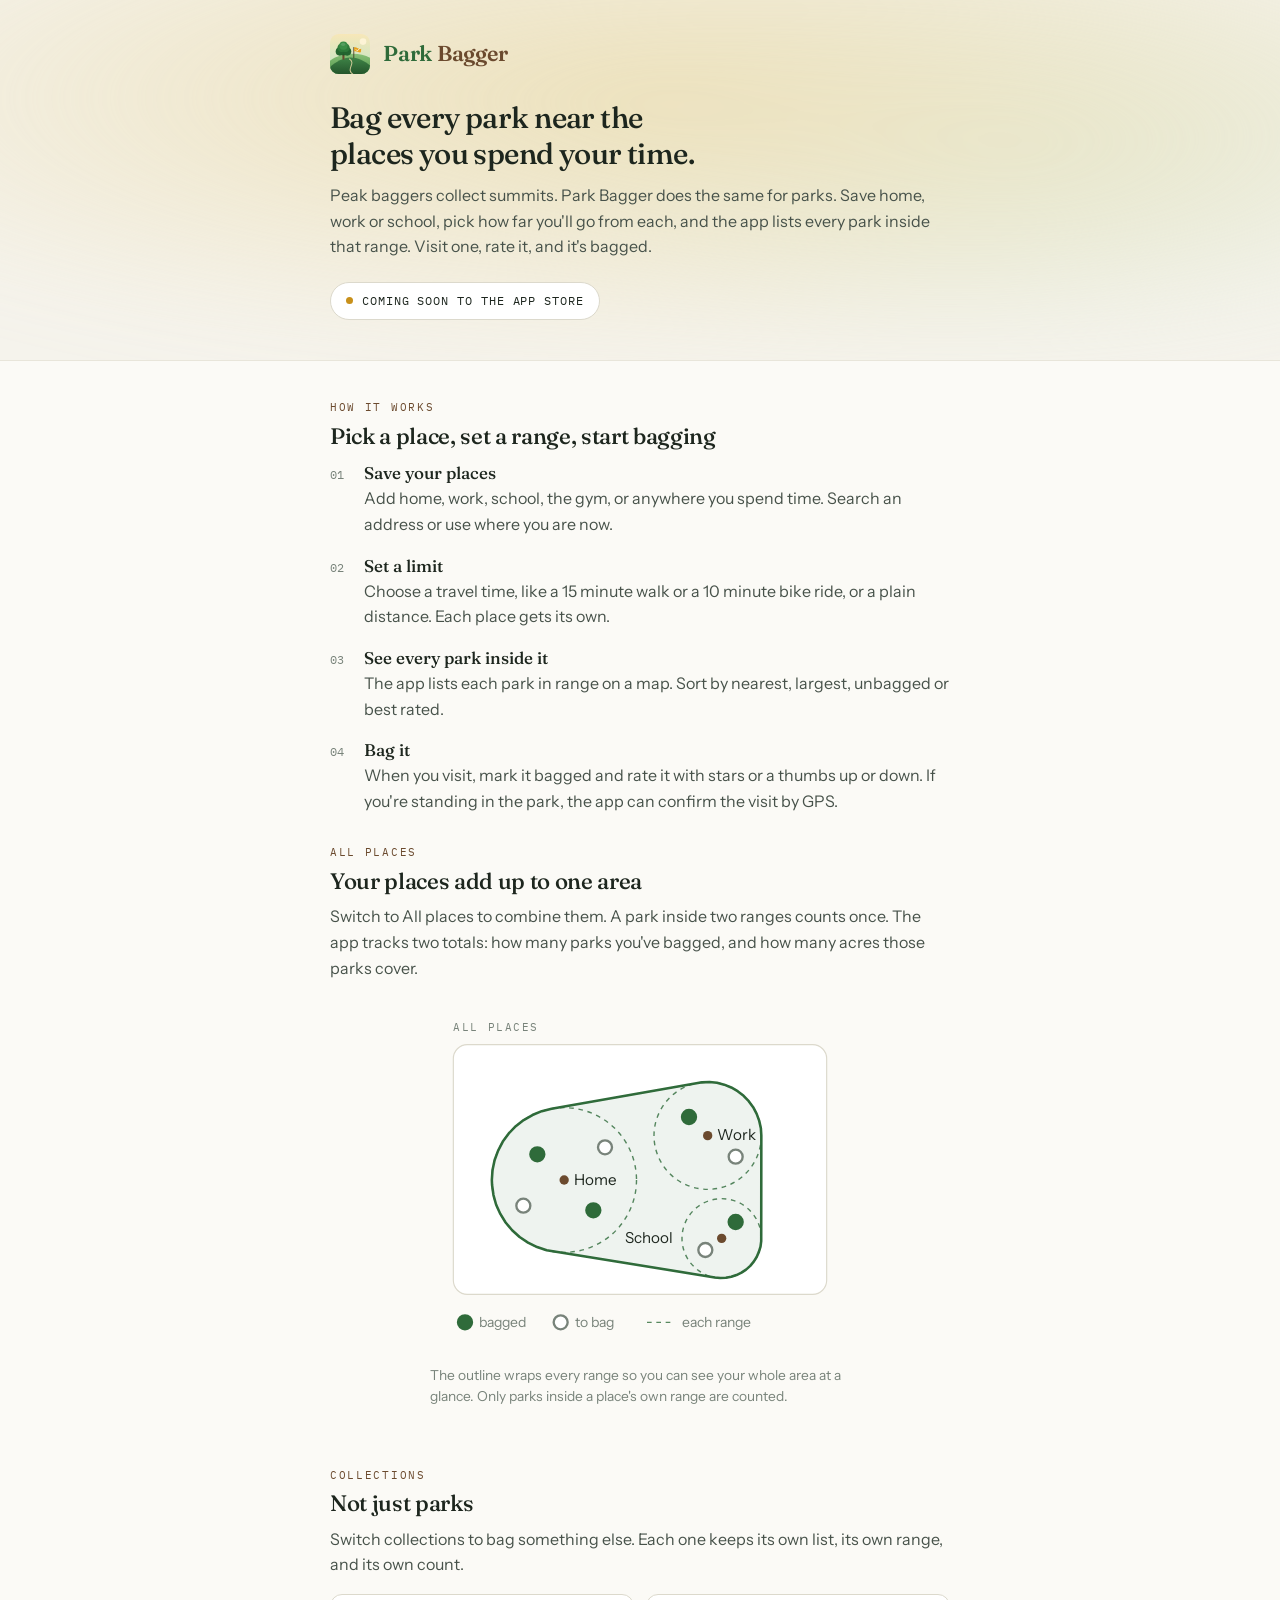
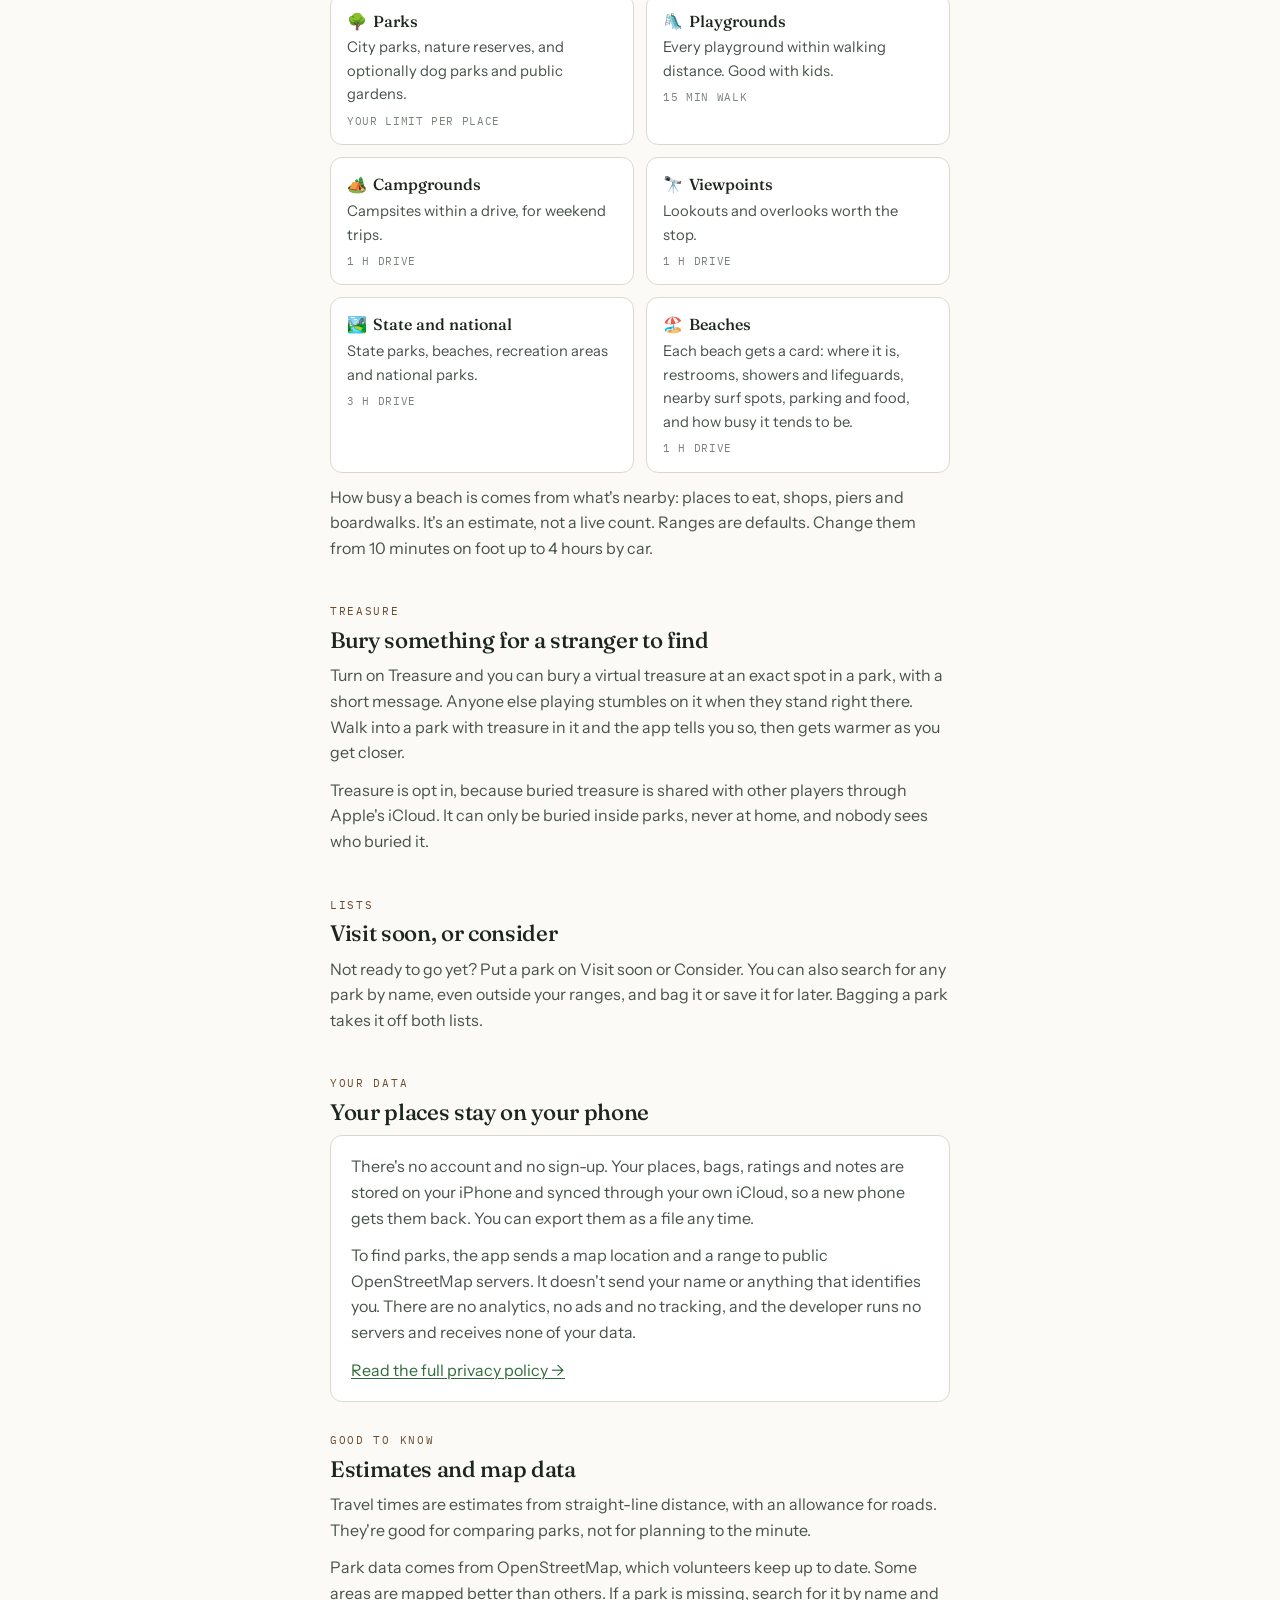
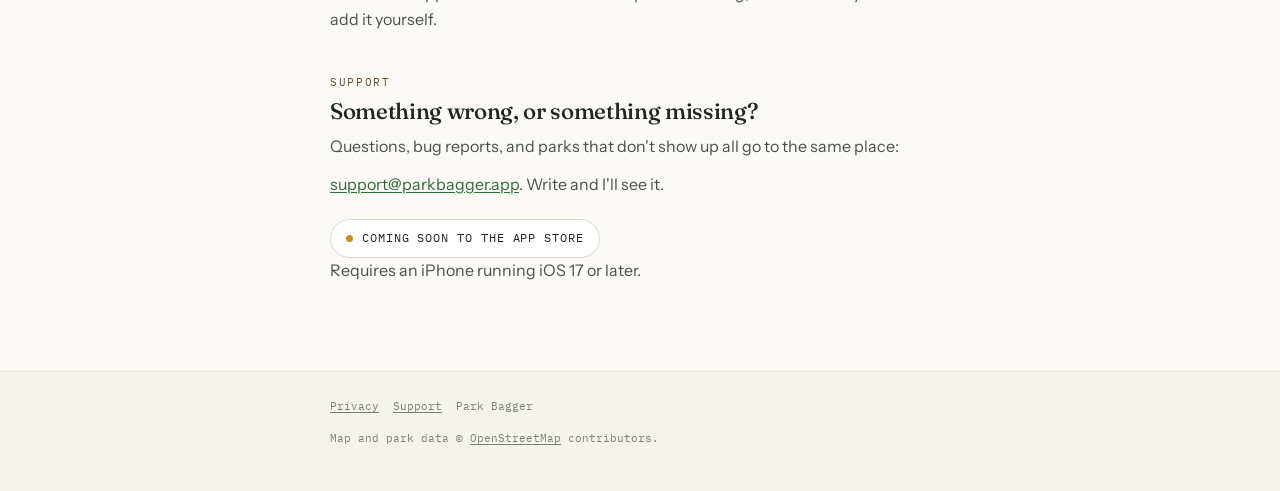
<file: index.html>
<!doctype html>
<html lang="en">
<head>
<meta charset="utf-8">
<meta name="viewport" content="width=device-width, initial-scale=1">
<title>Park Bagger</title>
<meta name="description" content="An iPhone app that lists every park near the places you spend your time, so you can visit them all and rate each one.">
<meta name="theme-color" content="#F5F3EC" media="(prefers-color-scheme: light)">
<meta name="theme-color" content="#141814" media="(prefers-color-scheme: dark)">
<link rel="icon" href="mark.svg">
<link rel="apple-touch-icon" href="img/apple-touch-icon.png">
<meta property="og:title" content="Park Bagger">
<meta property="og:description" content="Bag every park near the places you spend your time.">
<meta property="og:image" content="https://parkbagger.app/img/icon-512.png">
<link rel="preconnect" href="https://fonts.gstatic.com" crossorigin>
<link rel="stylesheet" href="https://fonts.googleapis.com/css2?family=Fraunces:opsz,wght@9..144,500;9..144,600&family=Instrument+Sans:wght@400;600&family=IBM+Plex+Mono:wght@400;500&display=swap">
<link rel="stylesheet" href="style.css">
</head>
<body>

<div class="hero">
  <div class="wrap">
    <header class="top">
      <img class="mark" src="mark.svg" alt="">
      <div class="word"><span>Park</span> Bagger</div>
    </header>
    <p class="lede">Bag every park near the places you spend your time.</p>
    <p class="sub">Peak baggers collect summits. Park Bagger does the same for parks. Save home, work or school, pick how far you'll go from each, and the app lists every park inside that range. Visit one, rate it, and it's bagged.</p>
    <p class="get"><span class="soon">Coming soon to the App Store</span></p>
  </div>
</div>

<main>
  <div class="wrap">

    <section>
      <p class="eyebrow">How it works</p>
      <h2>Pick a place, set a range, start bagging</h2>
      <ul class="steps">
        <li><span class="n">01</span><span><b>Save your places</b>Add home, work, school, the gym, or anywhere you spend time. Search an address or use where you are now.</span></li>
        <li><span class="n">02</span><span><b>Set a limit</b>Choose a travel time, like a 15 minute walk or a 10 minute bike ride, or a plain distance. Each place gets its own.</span></li>
        <li><span class="n">03</span><span><b>See every park inside it</b>The app lists each park in range on a map. Sort by nearest, largest, unbagged or best rated.</span></li>
        <li><span class="n">04</span><span><b>Bag it</b>When you visit, mark it bagged and rate it with stars or a thumbs up or down. If you're standing in the park, the app can confirm the visit by GPS.</span></li>
      </ul>
    </section>

    <section>
      <p class="eyebrow">All places</p>
      <h2>Your places add up to one area</h2>
      <p>Switch to All places to combine them. A park inside two ranges counts once. The app tracks two totals: how many parks you've bagged, and how many acres those parks cover.</p>

      <figure class="fig">
        <svg class="dg" viewBox="0 0 360 300" role="img" aria-labelledby="dg-area-t dg-area-d">
          <title id="dg-area-t">Three places combined into one area</title>
          <desc id="dg-area-d">A map with three places, Home, Work and School. Each has a dashed circle showing its range. A solid outline wraps all three circles. Dots inside the circles are parks. Filled dots are bagged, open dots are not yet bagged.</desc>
          <text class="mono" x="20" y="22">ALL PLACES</text>
          <rect class="land" x="20" y="34" width="320" height="214" rx="12"/>
          <path class="hull" d="M53.0 150.0 L53.6 141.4 L55.4 132.9 L58.4 124.8 L62.4 117.1 L67.5 110.1 L73.5 103.9 L80.3 98.6 L87.8 94.3 L95.8 91.0 L104.2 88.9 L233.2 66.3 L239.6 66.0 L246.0 66.7 L252.2 68.3 L258.2 70.7 L263.7 73.9 L268.8 77.8 L273.2 82.4 L277.0 87.6 L280.0 93.3 L282.2 99.3 L283.6 105.6 L284.0 112.0 L283.9 202.4 L283.3 207.1 L281.9 211.6 L280.0 216.0 L277.5 220.0 L274.5 223.6 L270.9 226.8 L267.0 229.4 L262.7 231.5 L258.2 233.0 L253.6 233.8 L248.8 234.0 L244.1 233.5 L100.0 210.2 L91.8 207.5 L84.0 203.7 L76.8 198.9 L70.4 193.1 L64.8 186.4 L60.3 179.1 L56.7 171.2 L54.4 162.9 L53.2 154.3 Z"/>
          <circle class="ring" cx="115" cy="150" r="62"/>
          <circle class="ring" cx="238" cy="112" r="46"/>
          <circle class="ring" cx="250" cy="200" r="34"/>
          <circle class="bagged" cx="92" cy="128" r="6"/>
          <circle class="bagged" cx="140" cy="176" r="6"/>
          <circle class="park" cx="80" cy="172" r="6"/>
          <circle class="park" cx="150" cy="122" r="6"/>
          <circle class="bagged" cx="222" cy="96" r="6"/>
          <circle class="park" cx="262" cy="130" r="6"/>
          <circle class="park" cx="236" cy="210" r="6"/>
          <circle class="bagged" cx="262" cy="186" r="6"/>
          <circle class="pin" cx="115" cy="150" r="4"/><text class="ink" x="123" y="154">Home</text>
          <circle class="pin" cx="238" cy="112" r="4"/><text class="ink" x="246" y="116">Work</text>
          <circle class="pin" cx="250" cy="200" r="4"/><text class="ink" x="208" y="204" text-anchor="end">School</text>
          <circle class="bagged" cx="30" cy="272" r="6"/><text class="sm" x="42" y="276">bagged</text>
          <circle class="park" cx="112" cy="272" r="6"/><text class="sm" x="124" y="276">to bag</text>
          <line class="ring" x1="186" y1="272" x2="210" y2="272"/><text class="sm" x="216" y="276">each range</text>
        </svg>
        <figcaption>The outline wraps every range so you can see your whole area at a glance. Only parks inside a place's own range are counted.</figcaption>
      </figure>
    </section>

    <section>
      <p class="eyebrow">Collections</p>
      <h2>Not just parks</h2>
      <p>Switch collections to bag something else. Each one keeps its own list, its own range, and its own count.</p>
      <div class="colls">
        <div class="card"><h3><span class="i">🌳</span>Parks</h3><p>City parks, nature reserves, and optionally dog parks and public gardens.</p><span class="range">YOUR LIMIT PER PLACE</span></div>
        <div class="card"><h3><span class="i">🛝</span>Playgrounds</h3><p>Every playground within walking distance. Good with kids.</p><span class="range">15 MIN WALK</span></div>
        <div class="card"><h3><span class="i">🏕️</span>Campgrounds</h3><p>Campsites within a drive, for weekend trips.</p><span class="range">1 H DRIVE</span></div>
        <div class="card"><h3><span class="i">🔭</span>Viewpoints</h3><p>Lookouts and overlooks worth the stop.</p><span class="range">1 H DRIVE</span></div>
        <div class="card"><h3><span class="i">🏞️</span>State and national</h3><p>State parks, beaches, recreation areas and national parks.</p><span class="range">3 H DRIVE</span></div>
        <div class="card"><h3><span class="i">🏖️</span>Beaches</h3><p>Each beach gets a card: where it is, restrooms, showers and lifeguards, nearby surf spots, parking and food, and how busy it tends to be.</p><span class="range">1 H DRIVE</span></div>
      </div>
      <p style="margin-top:12px">How busy a beach is comes from what's nearby: places to eat, shops, piers and boardwalks. It's an estimate, not a live count. Ranges are defaults. Change them from 10 minutes on foot up to 4 hours by car.</p>
    </section>

    <section>
      <p class="eyebrow">Treasure</p>
      <h2>Bury something for a stranger to find</h2>
      <p>Turn on Treasure and you can bury a virtual treasure at an exact spot in a park, with a short message. Anyone else playing stumbles on it when they stand right there. Walk into a park with treasure in it and the app tells you so, then gets warmer as you get closer.</p>
      <p>Treasure is opt in, because buried treasure is shared with other players through Apple's iCloud. It can only be buried inside parks, never at home, and nobody sees who buried it.</p>
    </section>

    <section>
      <p class="eyebrow">Lists</p>
      <h2>Visit soon, or consider</h2>
      <p>Not ready to go yet? Put a park on Visit soon or Consider. You can also search for any park by name, even outside your ranges, and bag it or save it for later. Bagging a park takes it off both lists.</p>
    </section>

    <section>
      <p class="eyebrow">Your data</p>
      <h2>Your places stay on your phone</h2>
      <div class="card">
        <p>There's no account and no sign-up. Your places, bags, ratings and notes are stored on your iPhone and synced through your own iCloud, so a new phone gets them back. You can export them as a file any time.</p>
        <p>To find parks, the app sends a map location and a range to public OpenStreetMap servers. It doesn't send your name or anything that identifies you. There are no analytics, no ads and no tracking, and the developer runs no servers and receives none of your data.</p>
        <p><a href="privacy.html">Read the full privacy policy →</a></p>
      </div>
    </section>

    <section>
      <p class="eyebrow">Good to know</p>
      <h2>Estimates and map data</h2>
      <p>Travel times are estimates from straight-line distance, with an allowance for roads. They're good for comparing parks, not for planning to the minute.</p>
      <p>Park data comes from OpenStreetMap, which volunteers keep up to date. Some areas are mapped better than others. If a park is missing, search for it by name and add it yourself.</p>
    </section>

    <section>
      <p class="eyebrow">Support</p>
      <h2>Something wrong, or something missing?</h2>
      <p>Questions, bug reports, and parks that don't show up all go to the same place:</p>
      <p><a href="mailto:support@parkbagger.app">support@parkbagger.app</a>. Write and I'll see it.</p>
      <p class="get"><span class="soon">Coming soon to the App Store</span></p>
      <p>Requires an iPhone running iOS 17 or later.</p>
    </section>

  </div>
</main>

<div class="wrap">
  <footer>
    <a href="privacy.html">Privacy</a>
    <a href="support.html">Support</a>
    <span>Park Bagger</span>
    <p class="note">Map and park data © <a href="https://www.openstreetmap.org/copyright">OpenStreetMap</a> contributors.</p>
  </footer>
</div>

</body>
</html>
</file>
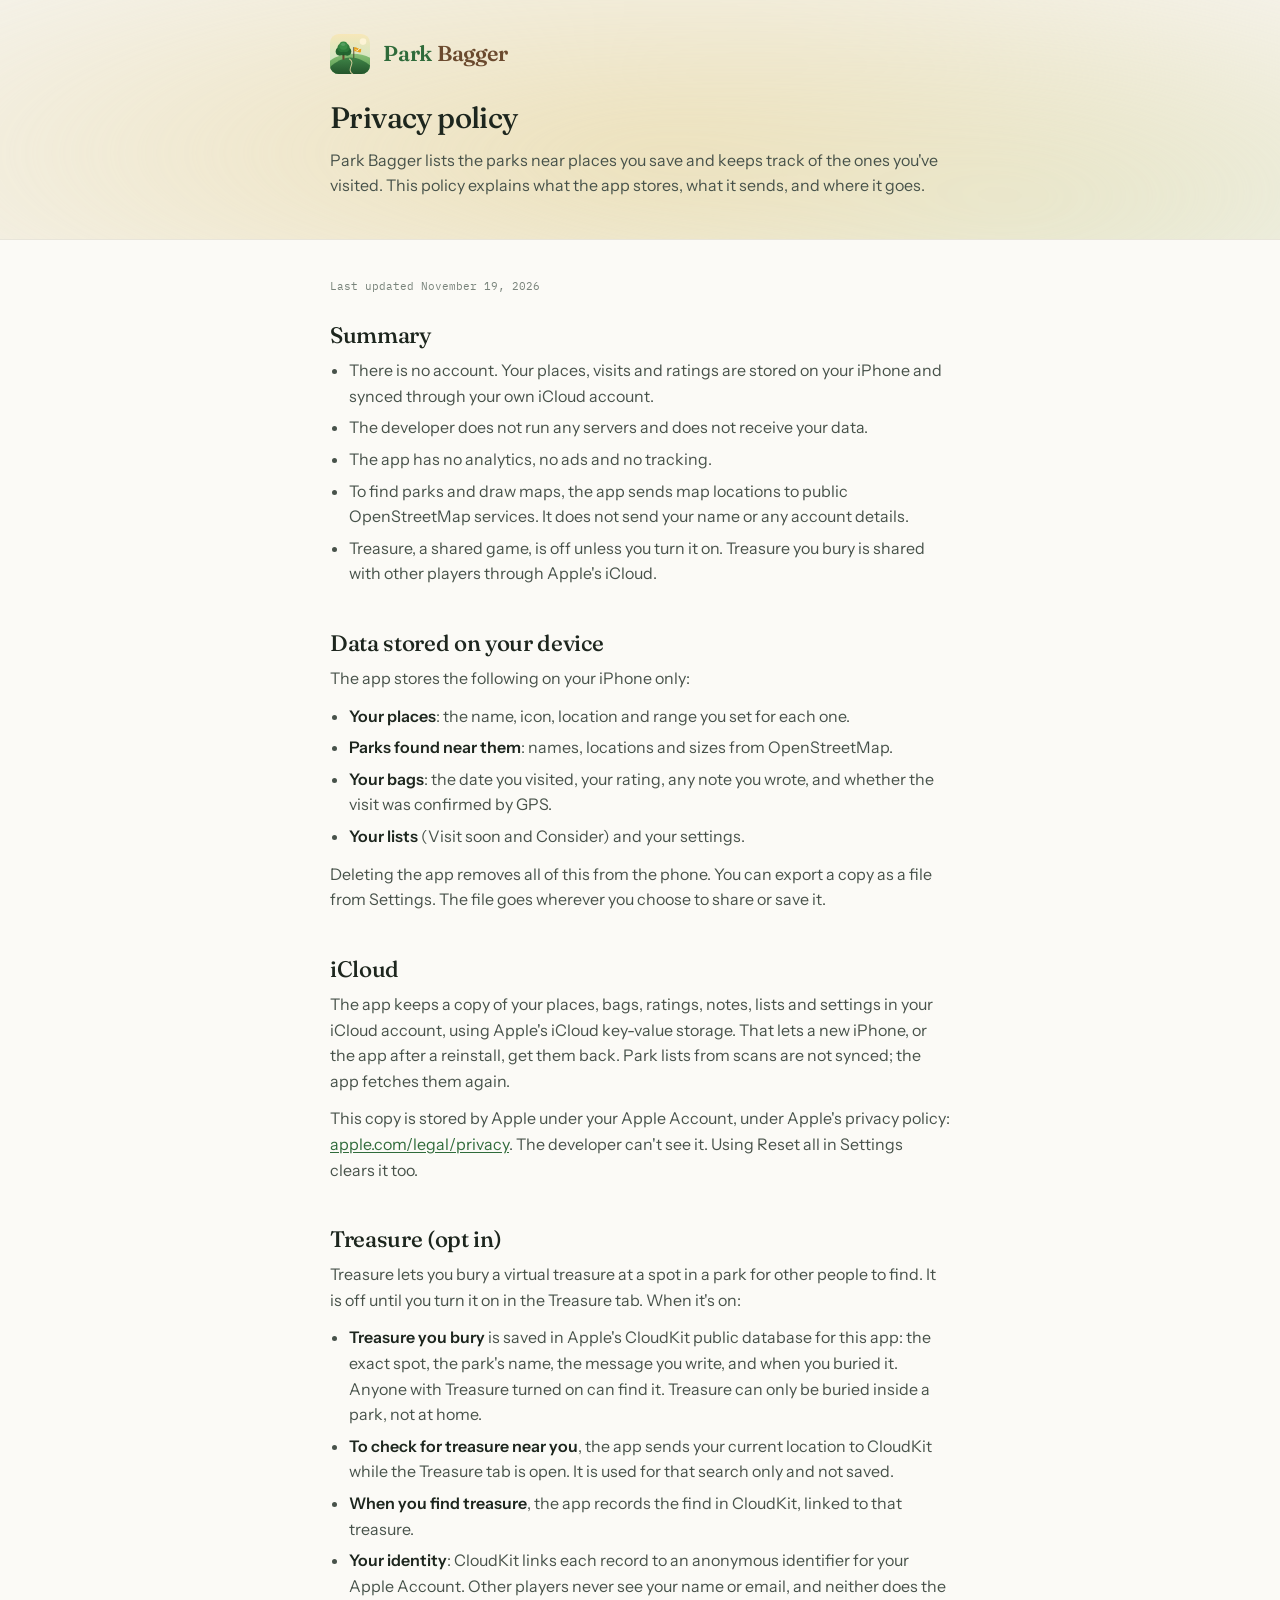
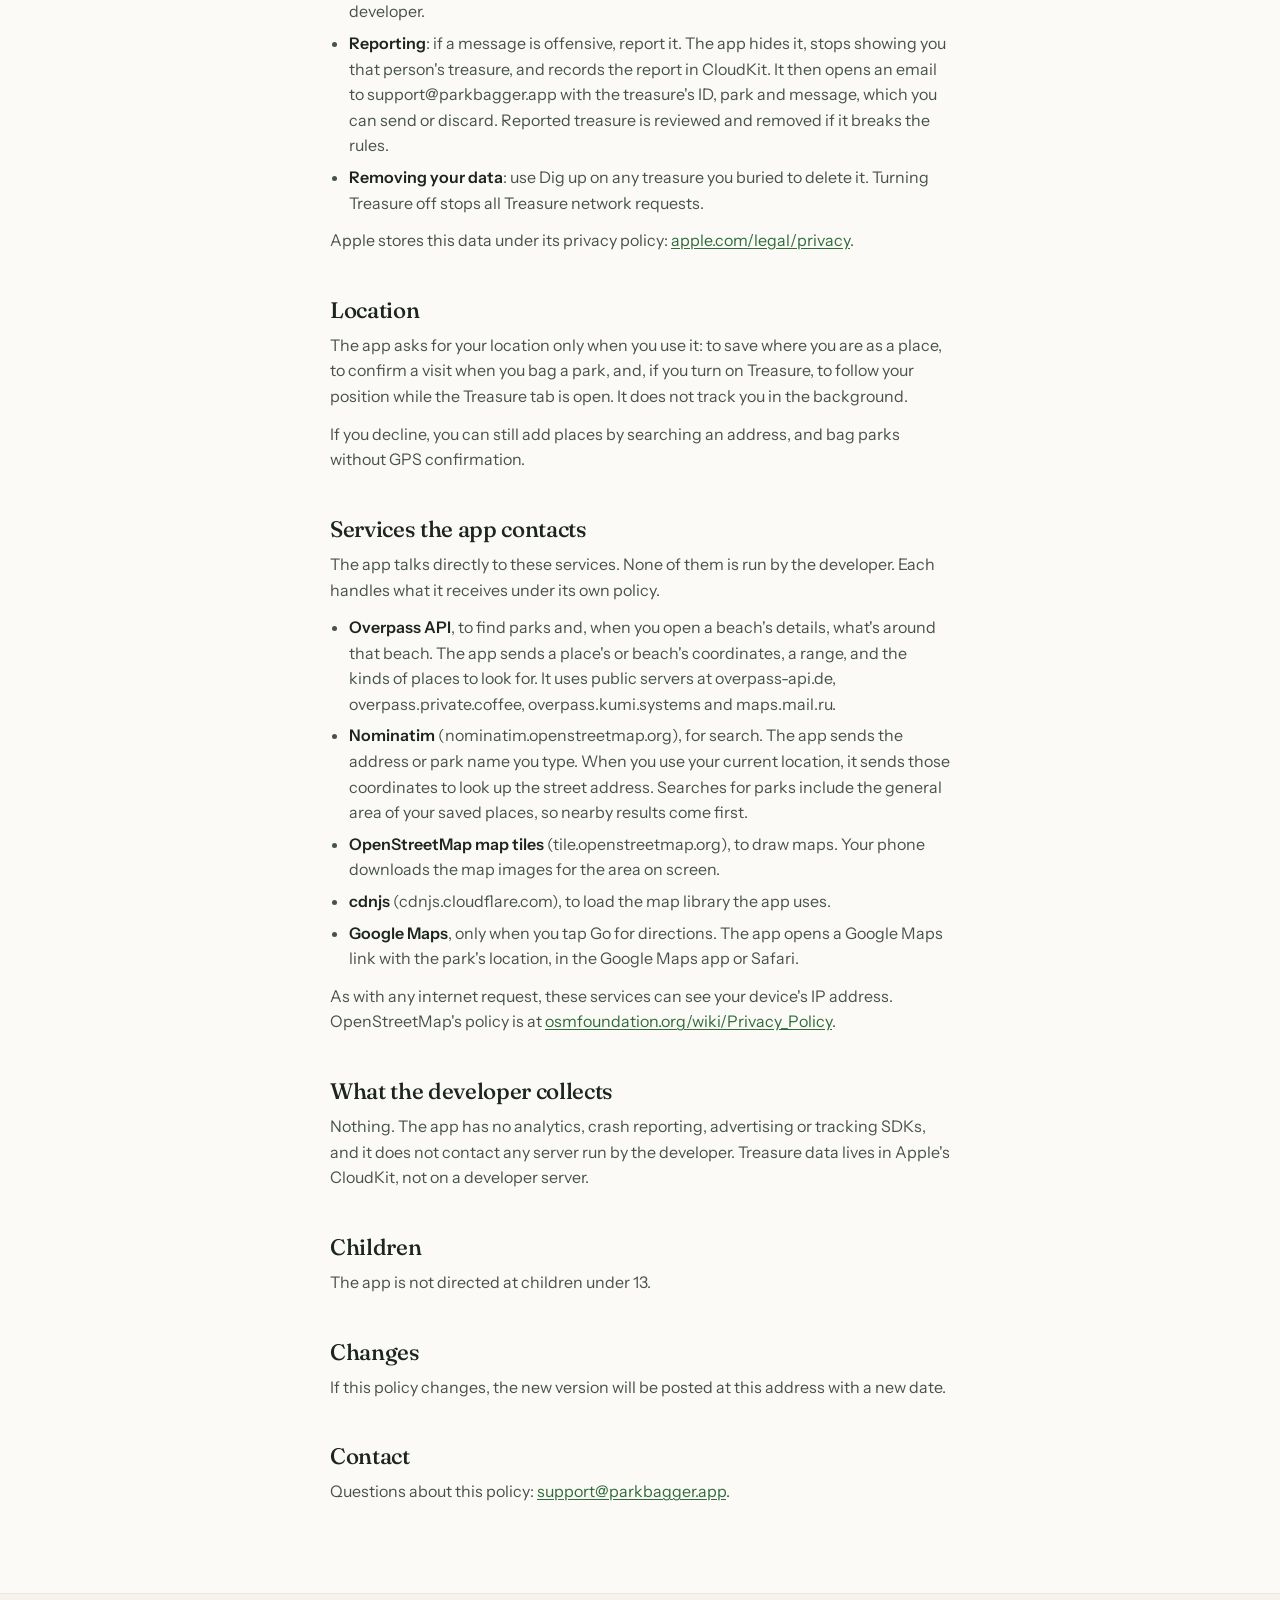
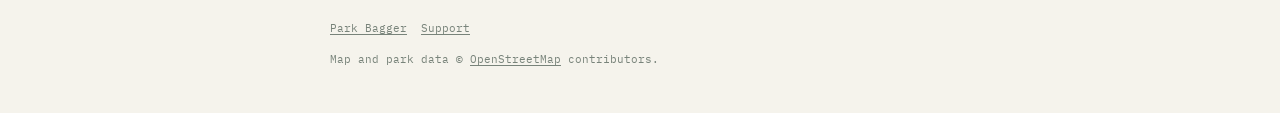
<file: privacy.html>
<!doctype html>
<html lang="en">
<head>
<meta charset="utf-8">
<meta name="viewport" content="width=device-width, initial-scale=1">
<title>Privacy policy · Park Bagger</title>
<meta name="description" content="What Park Bagger stores, what it sends, and where it goes.">
<meta name="theme-color" content="#F5F3EC" media="(prefers-color-scheme: light)">
<meta name="theme-color" content="#141814" media="(prefers-color-scheme: dark)">
<link rel="icon" href="mark.svg">
<link rel="apple-touch-icon" href="img/apple-touch-icon.png">
<link rel="preconnect" href="https://fonts.gstatic.com" crossorigin>
<link rel="stylesheet" href="https://fonts.googleapis.com/css2?family=Fraunces:opsz,wght@9..144,500;9..144,600&family=Instrument+Sans:wght@400;600&family=IBM+Plex+Mono:wght@400;500&display=swap">
<link rel="stylesheet" href="style.css">
</head>
<body>

<div class="hero">
  <div class="wrap">
    <header class="top">
      <img class="mark" src="mark.svg" alt="">
      <div class="word"><a href="index.html"><span>Park</span> Bagger</a></div>
    </header>
    <p class="lede">Privacy policy</p>
    <p class="sub">Park Bagger lists the parks near places you save and keeps track of the ones you've visited. This policy explains what the app stores, what it sends, and where it goes.</p>
  </div>
</div>

<main>
  <div class="wrap">
    <p class="updated">Last updated November 19, 2026</p>

    <section>
      <h2>Summary</h2>
      <ul>
        <li>There is no account. Your places, visits and ratings are stored on your iPhone and synced through your own iCloud account.</li>
        <li>The developer does not run any servers and does not receive your data.</li>
        <li>The app has no analytics, no ads and no tracking.</li>
        <li>To find parks and draw maps, the app sends map locations to public OpenStreetMap services. It does not send your name or any account details.</li>
        <li>Treasure, a shared game, is off unless you turn it on. Treasure you bury is shared with other players through Apple's iCloud.</li>
      </ul>
    </section>

    <section>
      <h2>Data stored on your device</h2>
      <p>The app stores the following on your iPhone only:</p>
      <ul>
        <li><b>Your places</b>: the name, icon, location and range you set for each one.</li>
        <li><b>Parks found near them</b>: names, locations and sizes from OpenStreetMap.</li>
        <li><b>Your bags</b>: the date you visited, your rating, any note you wrote, and whether the visit was confirmed by GPS.</li>
        <li><b>Your lists</b> (Visit soon and Consider) and your settings.</li>
      </ul>
      <p>Deleting the app removes all of this from the phone. You can export a copy as a file from Settings. The file goes wherever you choose to share or save it.</p>
    </section>

    <section>
      <h2>iCloud</h2>
      <p>The app keeps a copy of your places, bags, ratings, notes, lists and settings in your iCloud account, using Apple's iCloud key-value storage. That lets a new iPhone, or the app after a reinstall, get them back. Park lists from scans are not synced; the app fetches them again.</p>
      <p>This copy is stored by Apple under your Apple Account, under Apple's privacy policy: <a href="https://www.apple.com/legal/privacy/">apple.com/legal/privacy</a>. The developer can't see it. Using Reset all in Settings clears it too.</p>
    </section>

    <section>
      <h2>Treasure (opt in)</h2>
      <p>Treasure lets you bury a virtual treasure at a spot in a park for other people to find. It is off until you turn it on in the Treasure tab. When it's on:</p>
      <ul>
        <li><b>Treasure you bury</b> is saved in Apple's CloudKit public database for this app: the exact spot, the park's name, the message you write, and when you buried it. Anyone with Treasure turned on can find it. Treasure can only be buried inside a park, not at home.</li>
        <li><b>To check for treasure near you</b>, the app sends your current location to CloudKit while the Treasure tab is open. It is used for that search only and not saved.</li>
        <li><b>When you find treasure</b>, the app records the find in CloudKit, linked to that treasure.</li>
        <li><b>Your identity</b>: CloudKit links each record to an anonymous identifier for your Apple Account. Other players never see your name or email, and neither does the developer.</li>
        <li><b>Reporting</b>: if a message is offensive, report it. The app hides it, stops showing you that person's treasure, and records the report in CloudKit. It then opens an email to support@parkbagger.app with the treasure's ID, park and message, which you can send or discard. Reported treasure is reviewed and removed if it breaks the rules.</li>
        <li><b>Removing your data</b>: use Dig up on any treasure you buried to delete it. Turning Treasure off stops all Treasure network requests.</li>
      </ul>
      <p>Apple stores this data under its privacy policy: <a href="https://www.apple.com/legal/privacy/">apple.com/legal/privacy</a>.</p>
    </section>

    <section>
      <h2>Location</h2>
      <p>The app asks for your location only when you use it: to save where you are as a place, to confirm a visit when you bag a park, and, if you turn on Treasure, to follow your position while the Treasure tab is open. It does not track you in the background.</p>
      <p>If you decline, you can still add places by searching an address, and bag parks without GPS confirmation.</p>
    </section>

    <section>
      <h2>Services the app contacts</h2>
      <p>The app talks directly to these services. None of them is run by the developer. Each handles what it receives under its own policy.</p>
      <ul>
        <li><b>Overpass API</b>, to find parks and, when you open a beach's details, what's around that beach. The app sends a place's or beach's coordinates, a range, and the kinds of places to look for. It uses public servers at overpass-api.de, overpass.private.coffee, overpass.kumi.systems and maps.mail.ru.</li>
        <li><b>Nominatim</b> (nominatim.openstreetmap.org), for search. The app sends the address or park name you type. When you use your current location, it sends those coordinates to look up the street address. Searches for parks include the general area of your saved places, so nearby results come first.</li>
        <li><b>OpenStreetMap map tiles</b> (tile.openstreetmap.org), to draw maps. Your phone downloads the map images for the area on screen.</li>
        <li><b>cdnjs</b> (cdnjs.cloudflare.com), to load the map library the app uses.</li>
        <li><b>Google Maps</b>, only when you tap Go for directions. The app opens a Google Maps link with the park's location, in the Google Maps app or Safari.</li>
      </ul>
      <p>As with any internet request, these services can see your device's IP address. OpenStreetMap's policy is at <a href="https://osmfoundation.org/wiki/Privacy_Policy">osmfoundation.org/wiki/Privacy_Policy</a>.</p>
    </section>

    <section>
      <h2>What the developer collects</h2>
      <p>Nothing. The app has no analytics, crash reporting, advertising or tracking SDKs, and it does not contact any server run by the developer. Treasure data lives in Apple's CloudKit, not on a developer server.</p>
    </section>

    <section>
      <h2>Children</h2>
      <p>The app is not directed at children under 13.</p>
    </section>

    <section>
      <h2>Changes</h2>
      <p>If this policy changes, the new version will be posted at this address with a new date.</p>
    </section>

    <section>
      <h2>Contact</h2>
      <p>Questions about this policy: <a href="mailto:support@parkbagger.app">support@parkbagger.app</a>.</p>
    </section>
  </div>
</main>

<div class="wrap">
  <footer>
    <a href="index.html">Park Bagger</a>
    <a href="support.html">Support</a>
    <p class="note">Map and park data © <a href="https://www.openstreetmap.org/copyright">OpenStreetMap</a> contributors.</p>
  </footer>
</div>

</body>
</html>
</file>
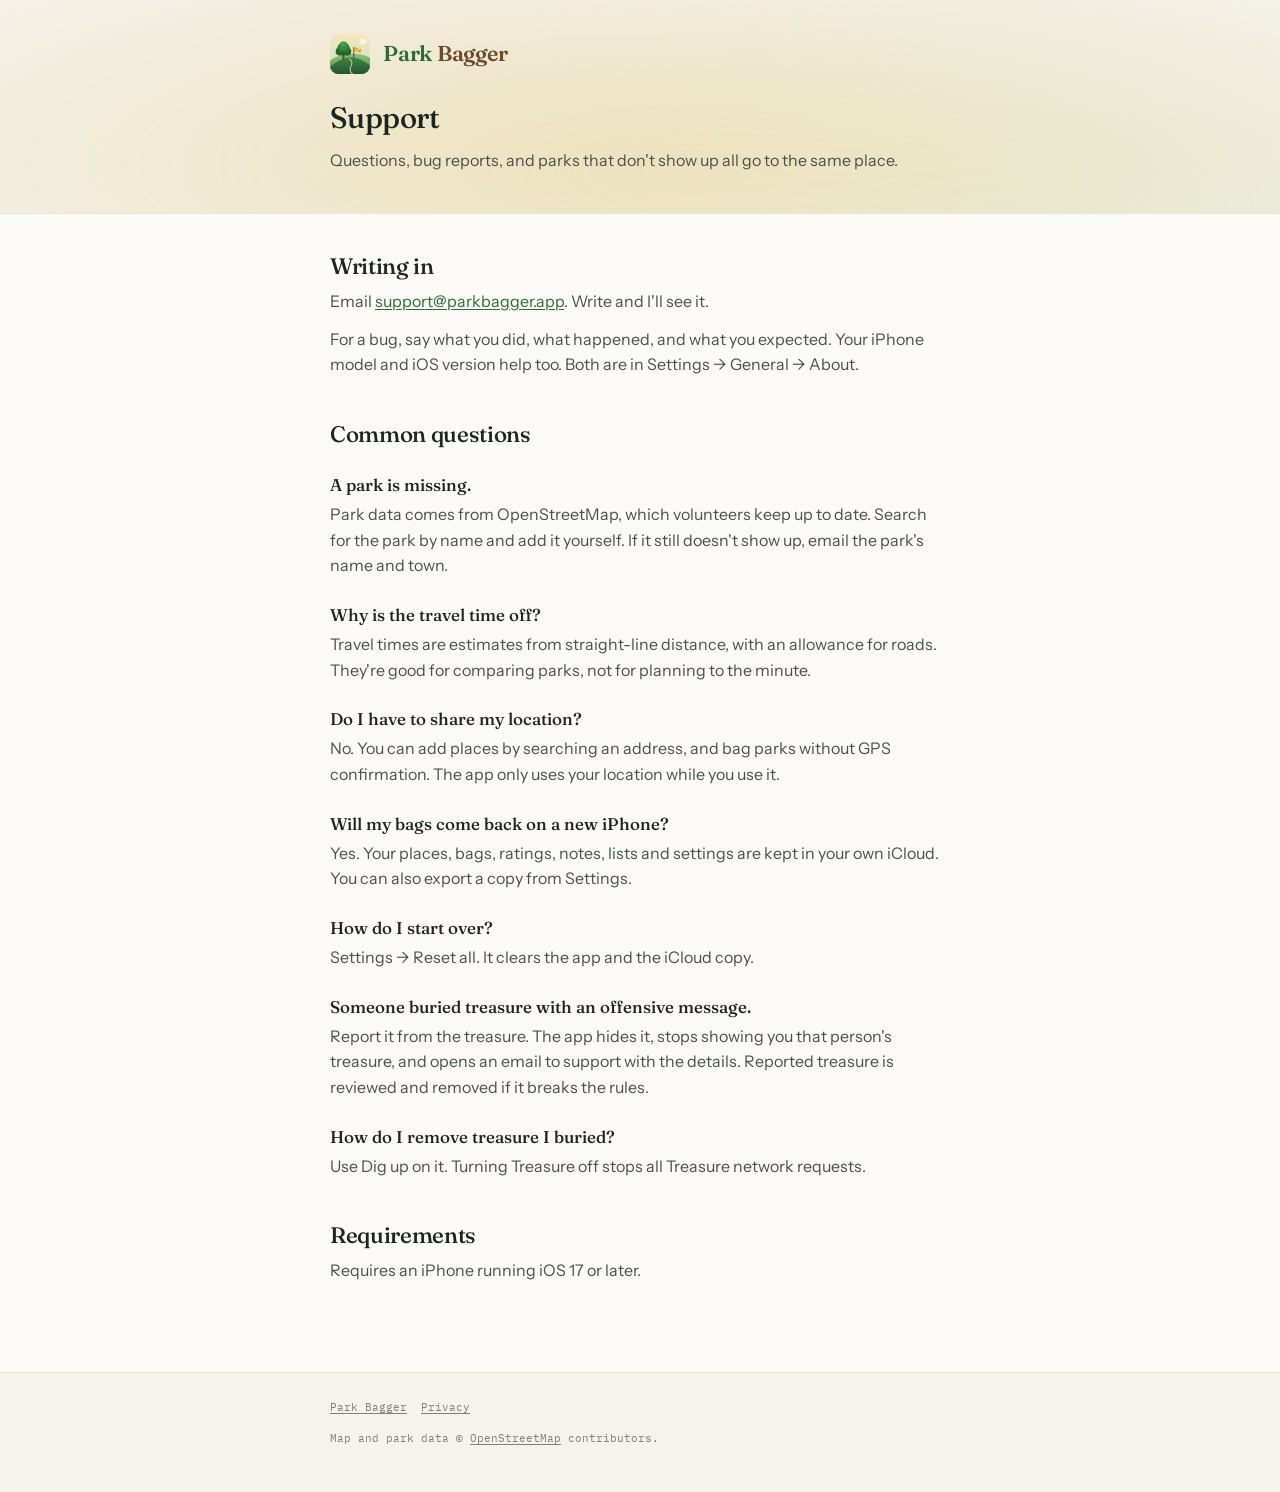
<file: support.html>
<!doctype html>
<html lang="en">
<head>
<meta charset="utf-8">
<meta name="viewport" content="width=device-width, initial-scale=1">
<title>Support · Park Bagger</title>
<meta name="description" content="Help with Park Bagger: questions, bug reports and missing parks.">
<meta name="theme-color" content="#F5F3EC" media="(prefers-color-scheme: light)">
<meta name="theme-color" content="#141814" media="(prefers-color-scheme: dark)">
<link rel="icon" href="mark.svg">
<link rel="apple-touch-icon" href="img/apple-touch-icon.png">
<link rel="preconnect" href="https://fonts.gstatic.com" crossorigin>
<link rel="stylesheet" href="https://fonts.googleapis.com/css2?family=Fraunces:opsz,wght@9..144,500;9..144,600&family=Instrument+Sans:wght@400;600&family=IBM+Plex+Mono:wght@400;500&display=swap">
<link rel="stylesheet" href="style.css">
</head>
<body>

<div class="hero">
  <div class="wrap">
    <header class="top">
      <img class="mark" src="mark.svg" alt="">
      <div class="word"><a href="index.html"><span>Park</span> Bagger</a></div>
    </header>
    <p class="lede">Support</p>
    <p class="sub">Questions, bug reports, and parks that don't show up all go to the same place.</p>
  </div>
</div>

<main>
  <div class="wrap">
    <section>
      <h2>Writing in</h2>
      <p>Email <a href="mailto:support@parkbagger.app">support@parkbagger.app</a>. Write and I'll see it.</p>
      <p>For a bug, say what you did, what happened, and what you expected. Your iPhone model and iOS version help too. Both are in Settings → General → About.</p>
    </section>

    <section>
      <h2>Common questions</h2>
      <h3>A park is missing.</h3>
      <p>Park data comes from OpenStreetMap, which volunteers keep up to date. Search for the park by name and add it yourself. If it still doesn't show up, email the park's name and town.</p>
      <h3>Why is the travel time off?</h3>
      <p>Travel times are estimates from straight-line distance, with an allowance for roads. They're good for comparing parks, not for planning to the minute.</p>
      <h3>Do I have to share my location?</h3>
      <p>No. You can add places by searching an address, and bag parks without GPS confirmation. The app only uses your location while you use it.</p>
      <h3>Will my bags come back on a new iPhone?</h3>
      <p>Yes. Your places, bags, ratings, notes, lists and settings are kept in your own iCloud. You can also export a copy from Settings.</p>
      <h3>How do I start over?</h3>
      <p>Settings → Reset all. It clears the app and the iCloud copy.</p>
      <h3>Someone buried treasure with an offensive message.</h3>
      <p>Report it from the treasure. The app hides it, stops showing you that person's treasure, and opens an email to support with the details. Reported treasure is reviewed and removed if it breaks the rules.</p>
      <h3>How do I remove treasure I buried?</h3>
      <p>Use Dig up on it. Turning Treasure off stops all Treasure network requests.</p>
    </section>

    <section>
      <h2>Requirements</h2>
      <p>Requires an iPhone running iOS 17 or later.</p>
    </section>
  </div>
</main>

<div class="wrap">
  <footer>
    <a href="index.html">Park Bagger</a>
    <a href="privacy.html">Privacy</a>
    <p class="note">Map and park data © <a href="https://www.openstreetmap.org/copyright">OpenStreetMap</a> contributors.</p>
  </footer>
</div>

</body>
</html>
</file>
<file: style.css>
/* Park Bagger follows the system light or dark setting, like the app. */
:root{
  color-scheme:light dark;
  --ground:#F5F3EC; --surface:#FBFAF6; --raise:#FFFFFF;
  --ink:#1D261E; --ink2:#47524A; --ink3:#78837A;
  --line:#DCD9CC; --hair:#E8E5DA;
  --green:#2F6B3A; --green-soft:#DCEBD9; --brown:#6B4A2E; --gold:#C8901A; --trail:#E9D9A6;
  --accent:var(--green);
  --display:"Fraunces",Georgia,"Times New Roman",serif;
  --sans:"Instrument Sans","Helvetica Neue",Arial,sans-serif;
  --mono:"IBM Plex Mono",ui-monospace,SFMono-Regular,Menlo,monospace;
}
@media (prefers-color-scheme:dark){
  :root{
    --ground:#141814; --surface:#191E19; --raise:#212821;
    --ink:#E7ECE4; --ink2:#B3BCB0; --ink3:#86917F;
    --line:#334033; --hair:#263026;
    --green:#6FBF7B; --green-soft:#23402A; --brown:#C49A6C; --gold:#E6B440; --trail:#8C7A4A;
  }
}
*{box-sizing:border-box}
html{-webkit-text-size-adjust:100%}
body{margin:0;background:var(--ground);color:var(--ink);font-family:var(--sans);line-height:1.6}
.wrap{max-width:660px;margin-inline:auto;padding-inline:20px;padding-block:0}

/* Hero */
.hero{position:relative;overflow:hidden}
.hero::before{content:"";position:absolute;inset:-45% -25% auto;height:520px;
  background:radial-gradient(closest-side,var(--trail),transparent),radial-gradient(closest-side at 70% 60%,var(--green-soft),transparent);
  opacity:.7;filter:blur(40px);pointer-events:none}
header.top{display:flex;align-items:center;gap:13px;padding-block:34px 26px}
.mark{width:40px;height:40px;flex:none}
.word{font-family:var(--display);font-size:1.35rem;font-weight:600;letter-spacing:-.01em;color:var(--brown)}
.word span{color:var(--green)}
.word a{color:inherit;text-decoration:none}
.lede{font-family:var(--display);font-size:1.85rem;font-weight:500;line-height:1.2;letter-spacing:-.02em;
  text-wrap:balance;margin:0 0 12px;max-width:20ch;color:var(--ink)}
.sub{margin:0;color:var(--ink2);max-width:60ch}
.get{margin:22px 0 0}
.hero .wrap{position:relative;padding-bottom:40px}
.soon{display:inline-flex;align-items:center;gap:9px;font-family:var(--mono);font-size:.72rem;
  letter-spacing:.08em;text-transform:uppercase;color:var(--ink);border:1px solid var(--line);
  background:var(--raise);border-radius:999px;padding:9px 15px}
.soon::before{content:"";width:7px;height:7px;border-radius:50%;background:var(--gold)}

/* Body */
main{background:var(--surface);border-block:1px solid var(--hair);padding-block:38px 46px}
section{padding-block:0 30px}
h2{font-family:var(--display);font-weight:500;font-size:1.4rem;letter-spacing:-.015em;line-height:1.3;margin:0 0 8px}
h3{font-family:var(--display);font-weight:500;font-size:1.06rem;margin:22px 0 4px}
p{margin:0 0 12px;color:var(--ink2);max-width:64ch}
.eyebrow{font-family:var(--mono);font-size:.66rem;letter-spacing:.16em;text-transform:uppercase;
  color:var(--brown);margin:0 0 6px}
ul{margin:0 0 12px;padding-left:19px;color:var(--ink2);max-width:64ch}
li{margin-bottom:6px}
a{color:var(--accent);text-underline-offset:2px}
b,strong{color:var(--ink);font-weight:600}
.steps{list-style:none;padding:0;margin:0;display:grid;gap:14px}
.steps li{display:grid;grid-template-columns:22px 1fr;gap:12px;margin:0;align-items:baseline}
.steps .n{font-family:var(--mono);font-size:.72rem;color:var(--ink3)}
.steps b{font-family:var(--display);font-weight:500;font-size:1.06rem;color:var(--ink);display:block}
.steps span{color:var(--ink2)}
.card{background:var(--raise);border:1px solid var(--line);border-radius:12px;padding:18px 20px}
.card p:last-child{margin-bottom:0}
.colls{display:grid;grid-template-columns:repeat(2,minmax(0,1fr));gap:12px;margin:16px 0 4px}
.colls .card{padding:14px 16px}
.colls h3{margin:0 0 2px;font-size:1rem}
.colls h3 .i{margin-right:6px}
.colls p{font-size:.92rem;margin:0}
.colls .range{display:block;font-family:var(--mono);font-size:.68rem;letter-spacing:.06em;color:var(--ink3);margin-top:6px}
figure{margin:0}
figcaption{font-size:.86rem;line-height:1.5;color:var(--ink3);margin-top:10px;max-width:60ch}

/* Diagrams */
.fig{margin:24px auto 30px;max-width:420px}
.fig svg{display:block;width:100%;height:auto}
.dg{font-family:var(--sans);font-size:13px}
.dg text{fill:var(--ink2)}
.dg .ink{fill:var(--ink)}
.dg .sm{font-size:12px;fill:var(--ink3)}
.dg .mono{font-family:var(--mono);font-size:9.5px;letter-spacing:.14em;fill:var(--ink3)}
.dg .land{fill:var(--raise);stroke:var(--line)}
.dg .ring{fill:none;stroke:var(--green);stroke-width:1.2;stroke-dasharray:4 4;opacity:.8}
.dg .hull{fill:var(--green);fill-opacity:.08;stroke:var(--green);stroke-width:2.2;stroke-linejoin:round}
.dg .park{fill:var(--raise);stroke:var(--ink3);stroke-width:2}
.dg .bagged{fill:var(--green);stroke:var(--green);stroke-width:2}
.dg .pin{fill:var(--brown)}
.dg .key{stroke:var(--line)}

footer{padding-block:26px 44px;font-family:var(--mono);font-size:.68rem;color:var(--ink3);
  display:flex;flex-wrap:wrap;gap:14px;align-items:center}
footer a{color:var(--ink3)}
footer .note{flex-basis:100%;margin:0;font-size:inherit;color:var(--ink3);max-width:none}
.updated{font-family:var(--mono);font-size:.68rem;color:var(--ink3);margin:0 0 26px}

@media (max-width:480px){
  .lede{font-size:1.5rem}
  .colls{grid-template-columns:minmax(0,1fr)}
}
</file>
